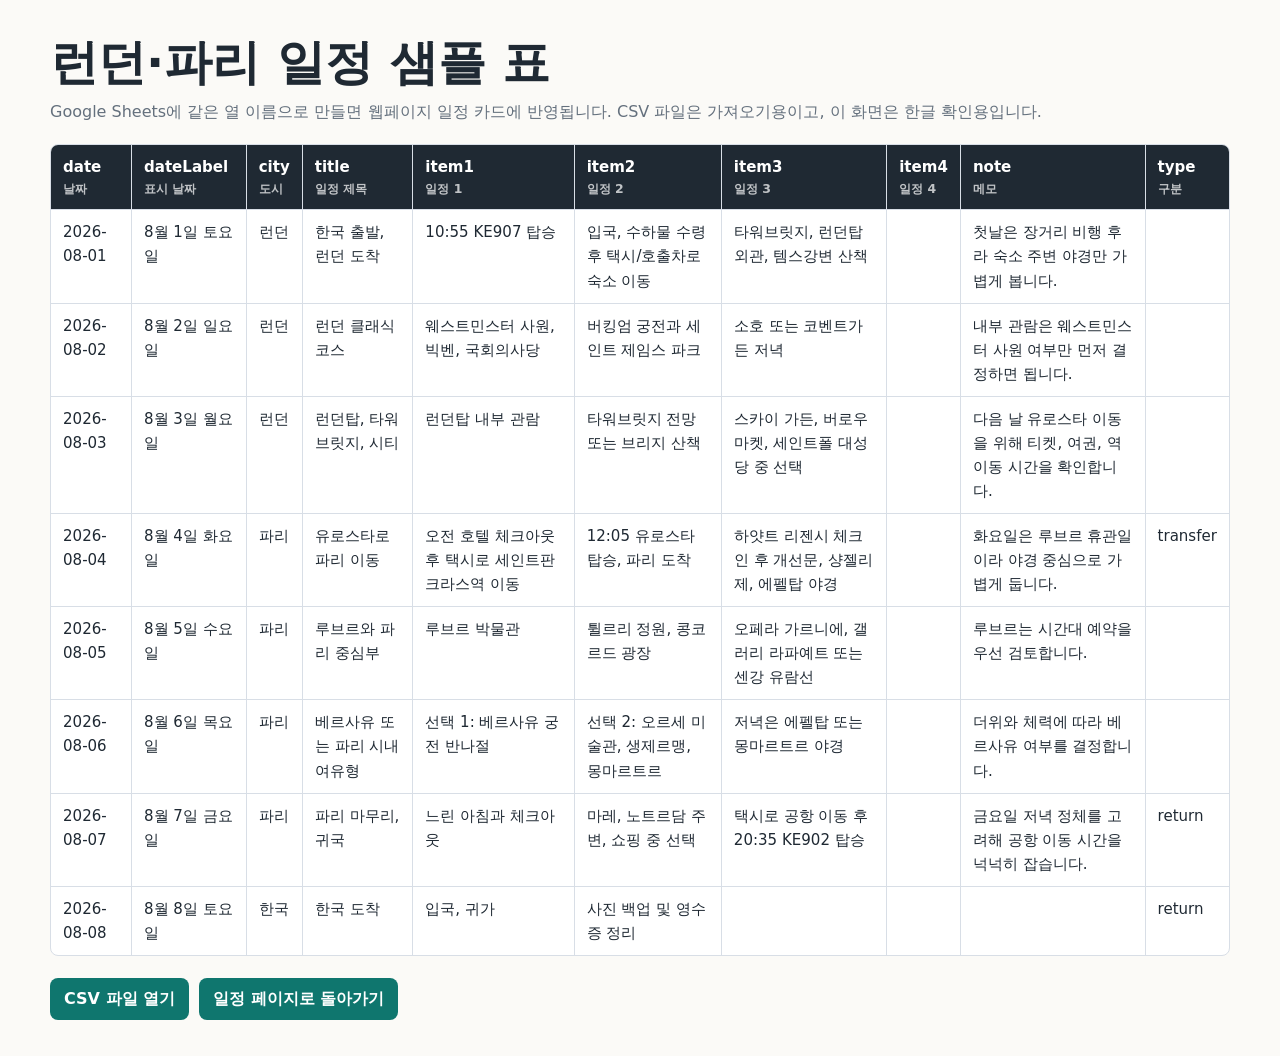
<file: sheet-template.html>
<!doctype html>
<html lang="ko">
  <head>
    <meta charset="utf-8">
    <meta name="viewport" content="width=device-width, initial-scale=1">
    <title>런던·파리 일정 샘플 표</title>
    <style>
      :root {
        color-scheme: light;
        --ink: #1f2933;
        --muted: #64707d;
        --line: #d8dee6;
        --paper: #fbfaf7;
        --green: #0f766e;
      }

      * {
        box-sizing: border-box;
      }

      body {
        margin: 0;
        background: var(--paper);
        color: var(--ink);
        font-family: "Segoe UI", "Apple SD Gothic Neo", "Malgun Gothic", system-ui, sans-serif;
        line-height: 1.6;
      }

      main {
        width: min(1180px, calc(100% - 32px));
        margin: 0 auto;
        padding: 36px 0;
      }

      h1 {
        margin: 0 0 10px;
        font-size: clamp(1.8rem, 4vw, 3rem);
        line-height: 1.1;
      }

      p {
        margin: 0 0 20px;
        color: var(--muted);
      }

      .table-wrap {
        overflow-x: auto;
        border: 1px solid var(--line);
        border-radius: 8px;
        background: #fff;
      }

      table {
        width: 100%;
        min-width: 1080px;
        border-collapse: collapse;
      }

      th,
      td {
        padding: 10px 12px;
        border-bottom: 1px solid var(--line);
        border-right: 1px solid var(--line);
        text-align: left;
        vertical-align: top;
        font-size: 0.94rem;
      }

      th {
        position: sticky;
        top: 0;
        background: #1f2933;
        color: #fff;
      }

      th span {
        display: block;
        color: rgba(255, 255, 255, 0.72);
        font-size: 0.78rem;
        font-weight: 700;
      }

      td:last-child,
      th:last-child {
        border-right: 0;
      }

      tr:last-child td {
        border-bottom: 0;
      }

      .actions {
        display: flex;
        gap: 10px;
        flex-wrap: wrap;
        margin: 22px 0 0;
      }

      a {
        min-height: 42px;
        display: inline-flex;
        align-items: center;
        justify-content: center;
        padding: 8px 14px;
        border-radius: 8px;
        background: var(--green);
        color: #fff;
        font-weight: 800;
        text-decoration: none;
      }
    </style>
  </head>
  <body>
    <main>
      <h1>런던·파리 일정 샘플 표</h1>
      <p>Google Sheets에 같은 열 이름으로 만들면 웹페이지 일정 카드에 반영됩니다. CSV 파일은 가져오기용이고, 이 화면은 한글 확인용입니다.</p>
      <div class="table-wrap">
        <table>
          <thead>
            <tr>
              <th>date<span>날짜</span></th>
              <th>dateLabel<span>표시 날짜</span></th>
              <th>city<span>도시</span></th>
              <th>title<span>일정 제목</span></th>
              <th>item1<span>일정 1</span></th>
              <th>item2<span>일정 2</span></th>
              <th>item3<span>일정 3</span></th>
              <th>item4<span>일정 4</span></th>
              <th>note<span>메모</span></th>
              <th>type<span>구분</span></th>
            </tr>
          </thead>
          <tbody>
            <tr>
              <td>2026-08-01</td>
              <td>8월 1일 토요일</td>
              <td>런던</td>
              <td>한국 출발, 런던 도착</td>
              <td>10:55 KE907 탑승</td>
              <td>입국, 수하물 수령 후 택시/호출차로 숙소 이동</td>
              <td>타워브릿지, 런던탑 외관, 템스강변 산책</td>
              <td></td>
              <td>첫날은 장거리 비행 후라 숙소 주변 야경만 가볍게 봅니다.</td>
              <td></td>
            </tr>
            <tr>
              <td>2026-08-02</td>
              <td>8월 2일 일요일</td>
              <td>런던</td>
              <td>런던 클래식 코스</td>
              <td>웨스트민스터 사원, 빅벤, 국회의사당</td>
              <td>버킹엄 궁전과 세인트 제임스 파크</td>
              <td>소호 또는 코벤트가든 저녁</td>
              <td></td>
              <td>내부 관람은 웨스트민스터 사원 여부만 먼저 결정하면 됩니다.</td>
              <td></td>
            </tr>
            <tr>
              <td>2026-08-03</td>
              <td>8월 3일 월요일</td>
              <td>런던</td>
              <td>런던탑, 타워브릿지, 시티</td>
              <td>런던탑 내부 관람</td>
              <td>타워브릿지 전망 또는 브리지 산책</td>
              <td>스카이 가든, 버로우 마켓, 세인트폴 대성당 중 선택</td>
              <td></td>
              <td>다음 날 유로스타 이동을 위해 티켓, 여권, 역 이동 시간을 확인합니다.</td>
              <td></td>
            </tr>
            <tr>
              <td>2026-08-04</td>
              <td>8월 4일 화요일</td>
              <td>파리</td>
              <td>유로스타로 파리 이동</td>
              <td>오전 호텔 체크아웃 후 택시로 세인트판크라스역 이동</td>
              <td>12:05 유로스타 탑승, 파리 도착</td>
              <td>하얏트 리젠시 체크인 후 개선문, 샹젤리제, 에펠탑 야경</td>
              <td></td>
              <td>화요일은 루브르 휴관일이라 야경 중심으로 가볍게 둡니다.</td>
              <td>transfer</td>
            </tr>
            <tr>
              <td>2026-08-05</td>
              <td>8월 5일 수요일</td>
              <td>파리</td>
              <td>루브르와 파리 중심부</td>
              <td>루브르 박물관</td>
              <td>튈르리 정원, 콩코르드 광장</td>
              <td>오페라 가르니에, 갤러리 라파예트 또는 센강 유람선</td>
              <td></td>
              <td>루브르는 시간대 예약을 우선 검토합니다.</td>
              <td></td>
            </tr>
            <tr>
              <td>2026-08-06</td>
              <td>8월 6일 목요일</td>
              <td>파리</td>
              <td>베르사유 또는 파리 시내 여유형</td>
              <td>선택 1: 베르사유 궁전 반나절</td>
              <td>선택 2: 오르세 미술관, 생제르맹, 몽마르트르</td>
              <td>저녁은 에펠탑 또는 몽마르트르 야경</td>
              <td></td>
              <td>더위와 체력에 따라 베르사유 여부를 결정합니다.</td>
              <td></td>
            </tr>
            <tr>
              <td>2026-08-07</td>
              <td>8월 7일 금요일</td>
              <td>파리</td>
              <td>파리 마무리, 귀국</td>
              <td>느린 아침과 체크아웃</td>
              <td>마레, 노트르담 주변, 쇼핑 중 선택</td>
              <td>택시로 공항 이동 후 20:35 KE902 탑승</td>
              <td></td>
              <td>금요일 저녁 정체를 고려해 공항 이동 시간을 넉넉히 잡습니다.</td>
              <td>return</td>
            </tr>
            <tr>
              <td>2026-08-08</td>
              <td>8월 8일 토요일</td>
              <td>한국</td>
              <td>한국 도착</td>
              <td>입국, 귀가</td>
              <td>사진 백업 및 영수증 정리</td>
              <td></td>
              <td></td>
              <td></td>
              <td>return</td>
            </tr>
          </tbody>
        </table>
      </div>
      <div class="actions">
        <a href="sheet-template.csv">CSV 파일 열기</a>
        <a href="index.html">일정 페이지로 돌아가기</a>
      </div>
    </main>
  </body>
</html>
</file>
